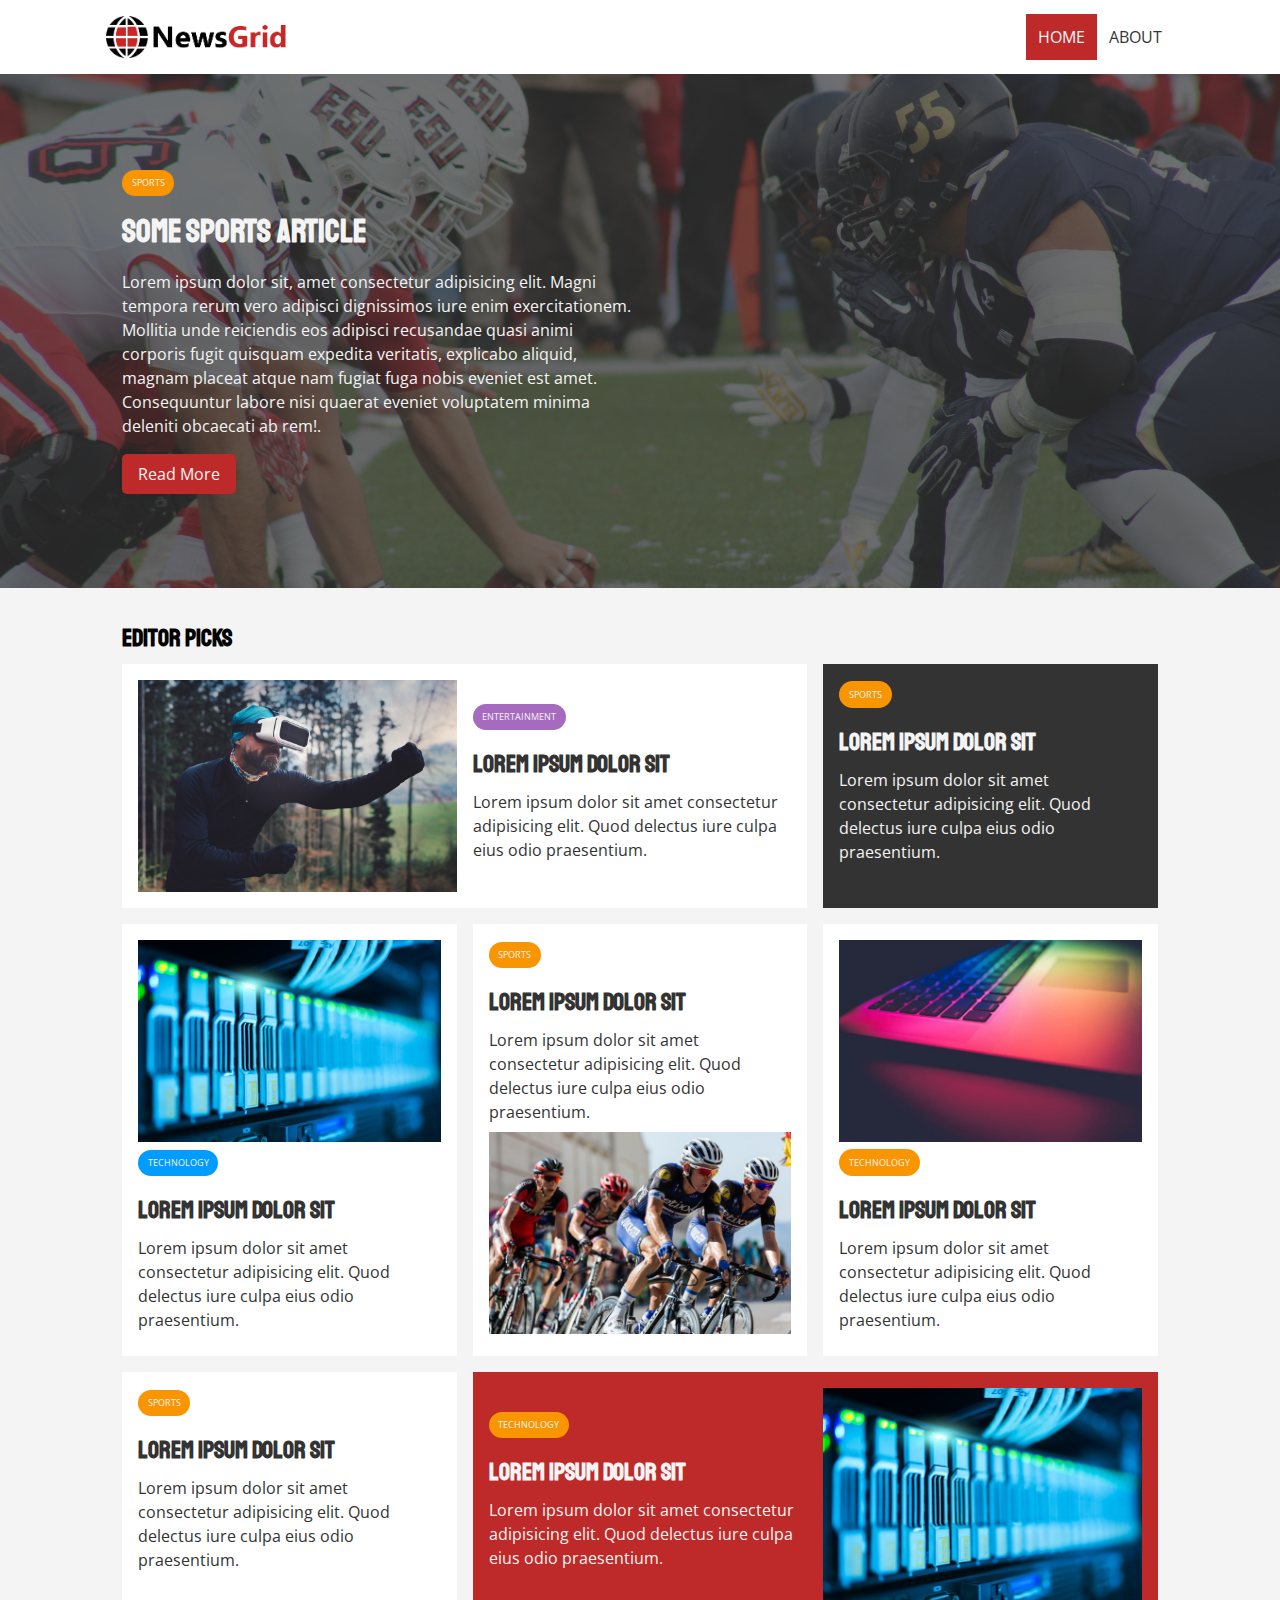
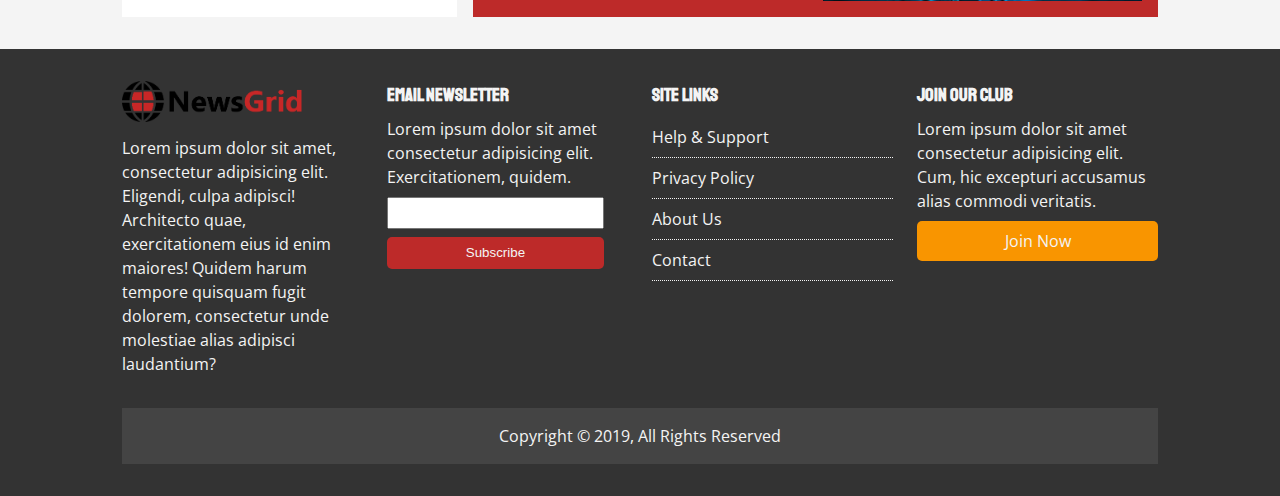
<file: index.html>
<!DOCTYPE html>
<html lang="en">

<head>
    <meta charset="UTF-8">
    <meta http-equiv="X-UA-Compatible" content="IE=edge">
    <meta name="viewport" content="width=device-width, initial-scale=1.0">
    <link rel="preconnect" href="https://fonts.googleapis.com">
    <link rel="preconnect" href="https://fonts.gstatic.com" crossorigin>
    <link
        href="https://fonts.googleapis.com/css2?family=Open+Sans:ital,wght@0,300;0,400;0,500;0,700;1,300&family=Poppins:ital,wght@0,200;0,300;0,400;0,500;0,600;0,700;1,200;1,300;1,400;1,500;1,600;1,700&display=swap"
        rel="stylesheet">
    <link rel="preconnect" href="https://fonts.gstatic.com" crossorigin>
    <link href="https://fonts.googleapis.com/css2?family=Staatliches&display=swap" rel="stylesheet">
    <link rel="stylesheet" href="https://cdnjs.cloudflare.com/ajax/libs/font-awesome/6.1.1/css/all.min.css"
        integrity="sha512-KfkfwYDsLkIlwQp6LFnl8zNdLGxu9YAA1QvwINks4PhcElQSvqcyVLLD9aMhXd13uQjoXtEKNosOWaZqXgel0g=="
        crossorigin="anonymous" referrerpolicy="no-referrer" />
    <link rel="stylesheet" href="./css/main.css">
    <link rel="stylesheet" href="./css/mobile.css" media="screen and (max-width: 768px)">
    <title>Document</title>
</head>

<body>

    <!-- NavBar -->

    <nav id="nav-wrap">
        <div class="container col-3">
            <img src="./img/logo.png" alt="" class="logo">
            <div class="social">
                <a href="facebook.com" target="_blank"><i class="fa-brands fa-facebook-square fa-2x"></i></a>
                <a href="twitter.com" target="_blank"><i class="fa-brands fa-twitter-square fa-2x"></i></a>
                <a href="instagram.com" target="_blank"><i class="fa-brands fa-instagram-square fa-2x"></i></a>
                <a href="youtube.com" target="_blank"><i class="fa-brands fa-youtube-square fa-2x"></i></a>
            </div>
            <ul>
                <li><a href="#showcase" class="current">Home</a></li>
                <li><a href="./about.html">About</a></li>
            </ul>
        </div>
    </nav>

    
    <!-- Showcase -->

    <header id="showcase">
        <div class="container col-2">
            <div class="showcase-content">
                <div class="category category-sports">Sports</div>
                <h1>Some Sports Article</h1>
                <p>Lorem ipsum dolor sit, amet consectetur adipisicing elit. Magni tempora rerum vero adipisci
                    dignissimos iure enim exercitationem. Mollitia unde reiciendis eos adipisci recusandae quasi animi
                    corporis fugit quisquam expedita veritatis, explicabo aliquid, magnam placeat atque nam fugiat fuga
                    nobis eveniet est amet. Consequuntur labore nisi quaerat eveniet voluptatem minima deleniti
                    obcaecati ab rem!.</p>
                <a href="./article.html" class="btn btn-primary">Read More </a>
            </div>
        </div>
    </header>

    <!--  -->

    <section id="articles">
        <div class="container">
            <h2>Editor Picks</h2>
            <div class="article-cards col-3">
                <article class="card bg-light">
                    <img src="./img/articles/ent1.jpg" alt="Entertainment">
                    <div>
                        <div class="category category-ent">Entertainment</div>
                        <h2>Lorem ipsum dolor sit</h2>
                        <p>Lorem ipsum dolor sit amet consectetur adipisicing elit. Quod delectus iure culpa eius odio
                            praesentium.</p>
                    </div>
                </article>

                <article class="card bg-dark">
                    <div class="category category-sports">Sports</div>
                    <h2>Lorem ipsum dolor sit</h2>
                    <p>Lorem ipsum dolor sit amet consectetur adipisicing elit. Quod delectus iure culpa eius odio
                        praesentium.</p>
                </article>

                <article class="card bg-light">
                    <img src="./img/articles/tech1.jpg" alt="Entertainment">
                    <div class="category category-tech">technology</div>
                    <h2>Lorem ipsum dolor sit</h2>
                    <p>Lorem ipsum dolor sit amet consectetur adipisicing elit. Quod delectus iure culpa eius odio
                        praesentium.</p>
                </article>

                <article class="card bg-light">
                    <div class="category category-sports">sports</div>
                    <h2>Lorem ipsum dolor sit</h2>
                    <p>Lorem ipsum dolor sit amet consectetur adipisicing elit. Quod delectus iure culpa eius odio
                        praesentium.</p>
                    <img src="./img/articles/sports1.jpg" alt="Entertainment">
                </article>

                <article class="card bg-light">
                    <img src="./img/articles/tech2.jpg" alt="Entertainment">
                    <div class="category category-sports">technology</div>
                    <h2>Lorem ipsum dolor sit</h2>
                    <p>Lorem ipsum dolor sit amet consectetur adipisicing elit. Quod delectus iure culpa eius odio
                        praesentium.</p>
                </article>
                <article class="card bg-light">
                    <div class="category category-sports">sports</div>
                    <h2>Lorem ipsum dolor sit</h2>
                    <p>Lorem ipsum dolor sit amet consectetur adipisicing elit. Quod delectus iure culpa eius odio
                        praesentium.</p>
                </article>
                <article class="card bg-primary">
                    <div>
                        <div class="category category-sports">technology</div>
                        <h2>Lorem ipsum dolor sit</h2>
                        <p>Lorem ipsum dolor sit amet consectetur adipisicing elit. Quod delectus iure culpa eius odio
                            praesentium.</p>
                    </div>
                    <img src="./img/articles/tech1.jpg" alt="Entertainment">
                </article>
            </div>
        </div>
    </section>

    <!-- Footer -->

    <footer id="footer">
        <div class="footer-container container col-4">
            <div>
                <img src="./img/logo.png" alt="">
                <p>Lorem ipsum dolor sit amet, consectetur adipisicing elit. Eligendi, culpa adipisci! Architecto quae,
                    exercitationem eius id enim maiores! Quidem harum tempore quisquam fugit dolorem, consectetur unde
                    molestiae alias adipisci laudantium?</p>
            </div>
            <div>
                <h3>Email Newsletter</h3>
                <p>Lorem ipsum dolor sit amet consectetur adipisicing elit. Exercitationem, quidem.</p>
                <form action="">
                    <input type="email" name="email" id="email">
                    <input type="submit" value="Subscribe" class="btn btn-primary">
                </form>
            </div>
            <div>
                <h3>Site Links</h3>
                <ul>
                    <li><a href="#">Help & Support</a></li>
                    <li><a href="#">Privacy Policy</a></li>
                    <li><a href="#">About Us</a></li>
                    <li><a href="#">Contact</a></li>
                </ul>
            </div>

            <div>
                <h3>Join Our Club</h3>
                <p>Lorem ipsum dolor sit amet consectetur adipisicing elit. Cum, hic excepturi accusamus alias commodi
                    veritatis.</p>
                <a href="#" class="btn btn-secondary">Join Now</a>
            </div>
            <div>
                <p>Copyright © 2019, All Rights Reserved </p>
            </div>
        </div>
    </footer>
</body>

</html>
</file>
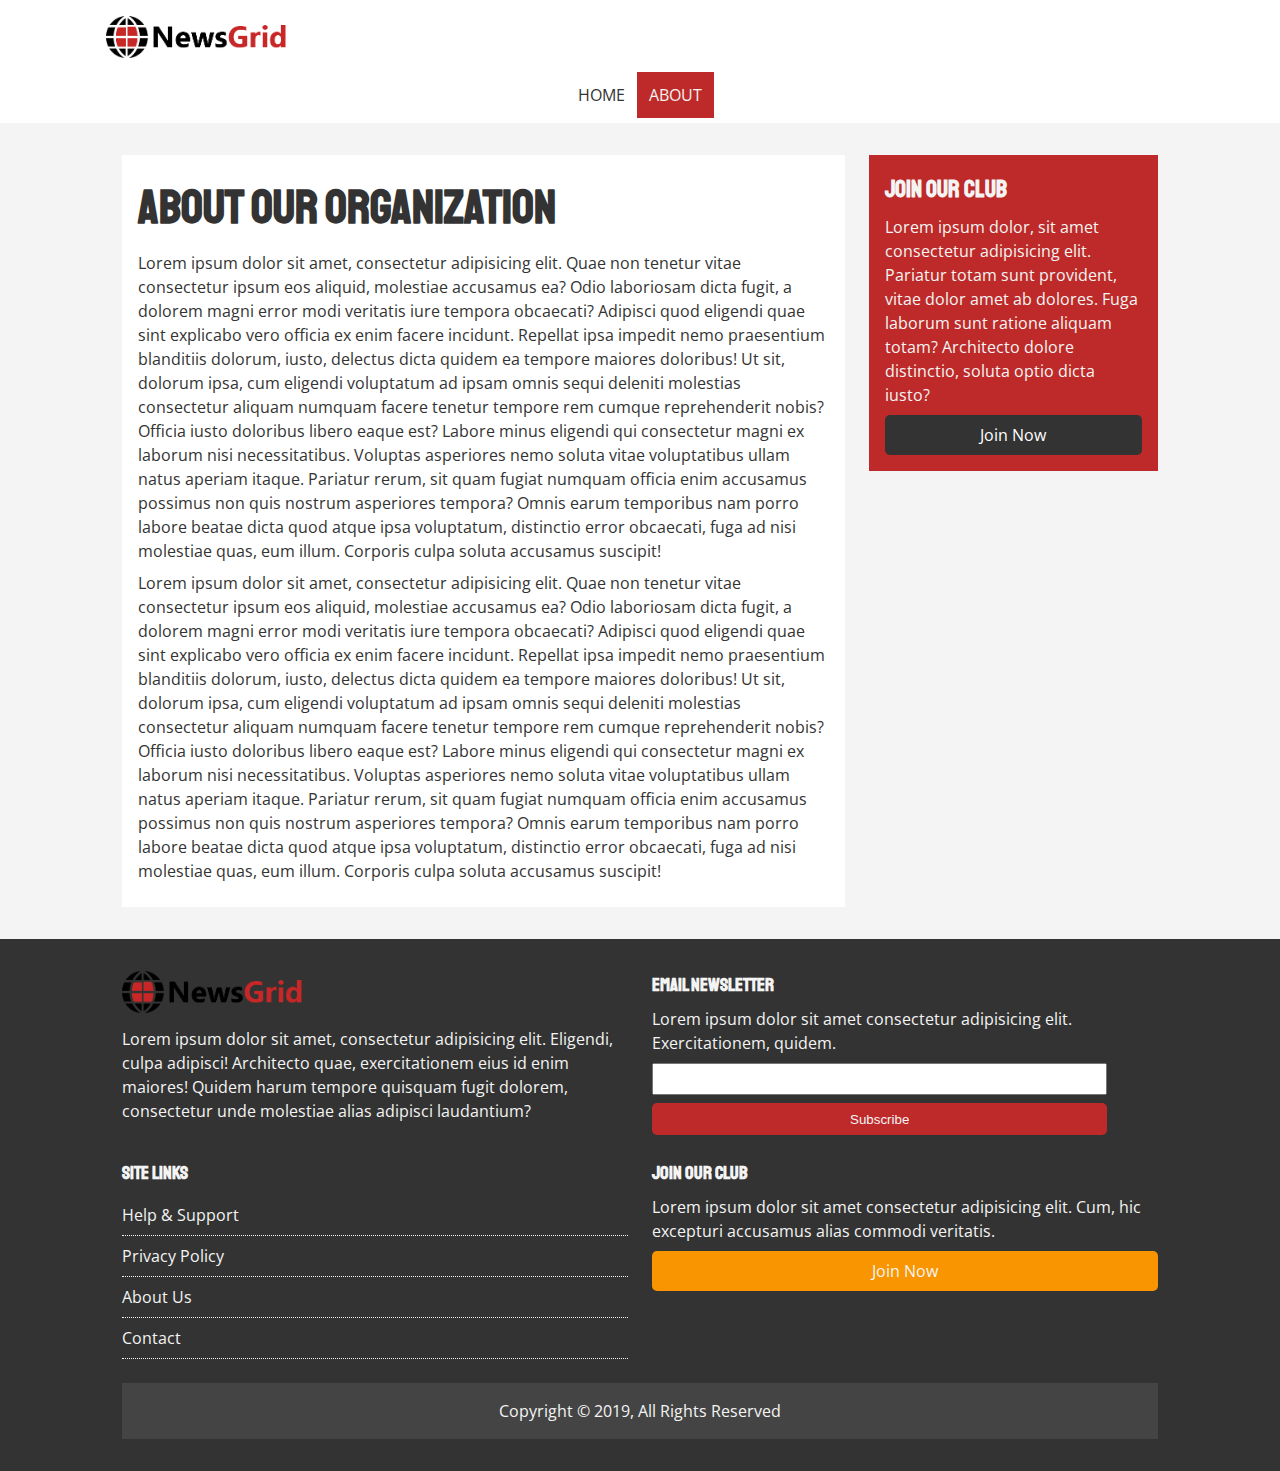
<file: about.html>
<!DOCTYPE html>
<html lang="en">

<head>
    <meta charset="UTF-8">
    <meta http-equiv="X-UA-Compatible" content="IE=edge">
    <meta name="viewport" content="width=device-width, initial-scale=1.0">
    <link rel="preconnect" href="https://fonts.googleapis.com">
    <link rel="preconnect" href="https://fonts.gstatic.com" crossorigin>
    <link
        href="https://fonts.googleapis.com/css2?family=Open+Sans:ital,wght@0,300;0,400;0,500;0,700;1,300&family=Poppins:ital,wght@0,200;0,300;0,400;0,500;0,600;0,700;1,200;1,300;1,400;1,500;1,600;1,700&display=swap"
        rel="stylesheet">
    <link rel="preconnect" href="https://fonts.gstatic.com" crossorigin>
    <link href="https://fonts.googleapis.com/css2?family=Staatliches&display=swap" rel="stylesheet">
    <link rel="stylesheet" href="https://cdnjs.cloudflare.com/ajax/libs/font-awesome/6.1.1/css/all.min.css"
        integrity="sha512-KfkfwYDsLkIlwQp6LFnl8zNdLGxu9YAA1QvwINks4PhcElQSvqcyVLLD9aMhXd13uQjoXtEKNosOWaZqXgel0g=="
        crossorigin="anonymous" referrerpolicy="no-referrer" />
    <link rel="stylesheet" href="./css/main.css">
    <link rel="stylesheet" href="./css/mobile.css">
    <title>Document</title>
</head>

<body>

    <!-- NavBar -->

    <nav id="nav-wrap">
        <div class="container col-3">
            <a href="#">
                <img src="./img/logo.png" alt="" class="logo">
            </a>
            <div class="social">
                <a href="facebook.com" target="_blank"><i class="fa-brands fa-facebook-square fa-2x"></i></a>
                <a href="twitter.com" target="_blank"><i class="fa-brands fa-twitter-square fa-2x"></i></a>
                <a href="instagram.com" target="_blank"><i class="fa-brands fa-instagram-square fa-2x"></i></a>
                <a href="youtube.com" target="_blank"><i class="fa-brands fa-youtube-square fa-2x"></i></a>
            </div>
            <ul>
                <li><a href="./index.html">Home</a></li>
                <li><a href="#" class="current">About</a></li>
            </ul>
        </div>
    </nav>

    <!-- Section About -->
    <section id="about" class="py-2">
        <div class="page-container">
            <div class="container col-2">
                <article class="about-content bg-light p-1">
                    <h1 class="l-heading">About Our Organization</h1>
                    <p>Lorem ipsum dolor sit amet, consectetur adipisicing elit. Quae non tenetur vitae consectetur
                        ipsum
                        eos aliquid, molestiae accusamus ea? Odio laboriosam dicta fugit, a dolorem magni error modi
                        veritatis iure tempora obcaecati? Adipisci quod eligendi quae sint explicabo vero officia ex
                        enim
                        facere incidunt. Repellat ipsa impedit nemo praesentium blanditiis dolorum, iusto, delectus
                        dicta
                        quidem ea tempore maiores doloribus! Ut sit, dolorum ipsa, cum eligendi voluptatum ad ipsam
                        omnis
                        sequi deleniti molestias consectetur aliquam numquam facere tenetur tempore rem cumque
                        reprehenderit
                        nobis? Officia iusto doloribus libero eaque est? Labore minus eligendi qui consectetur magni ex
                        laborum nisi necessitatibus. Voluptas asperiores nemo soluta vitae voluptatibus ullam natus
                        aperiam
                        itaque. Pariatur rerum, sit quam fugiat numquam officia enim accusamus possimus non quis nostrum
                        asperiores tempora? Omnis earum temporibus nam porro labore beatae dicta quod atque ipsa
                        voluptatum,
                        distinctio error obcaecati, fuga ad nisi molestiae quas, eum illum. Corporis culpa soluta
                        accusamus
                        suscipit!</p>
                    <p>Lorem ipsum dolor sit amet, consectetur adipisicing elit. Quae non tenetur vitae consectetur
                        ipsum
                        eos aliquid, molestiae accusamus ea? Odio laboriosam dicta fugit, a dolorem magni error modi
                        veritatis iure tempora obcaecati? Adipisci quod eligendi quae sint explicabo vero officia ex
                        enim
                        facere incidunt. Repellat ipsa impedit nemo praesentium blanditiis dolorum, iusto, delectus
                        dicta
                        quidem ea tempore maiores doloribus! Ut sit, dolorum ipsa, cum eligendi voluptatum ad ipsam
                        omnis
                        sequi deleniti molestias consectetur aliquam numquam facere tenetur tempore rem cumque
                        reprehenderit
                        nobis? Officia iusto doloribus libero eaque est? Labore minus eligendi qui consectetur magni ex
                        laborum nisi necessitatibus. Voluptas asperiores nemo soluta vitae voluptatibus ullam natus
                        aperiam
                        itaque. Pariatur rerum, sit quam fugiat numquam officia enim accusamus possimus non quis nostrum
                        asperiores tempora? Omnis earum temporibus nam porro labore beatae dicta quod atque ipsa
                        voluptatum,
                        distinctio error obcaecati, fuga ad nisi molestiae quas, eum illum. Corporis culpa soluta
                        accusamus
                        suscipit!</p>
                </article>
                <aside class="about-aside bg-primary p-1">
                    <h2>Join Our Club</h2>
                    <p>Lorem ipsum dolor, sit amet consectetur adipisicing elit. Pariatur totam sunt provident, vitae
                        dolor
                        amet ab dolores. Fuga laborum sunt ratione aliquam totam? Architecto dolore distinctio, soluta
                        optio
                        dicta iusto?</p>
                    <a href="" class="btn btn-block">Join Now</a>
                </aside>
            </div>
        </div>
    </section>
    <!-- Footer -->

    <footer id="footer">
        <div class="footer-container container col-4">
            <div>
                <img src="./img/logo.png" alt="">
                <p>Lorem ipsum dolor sit amet, consectetur adipisicing elit. Eligendi, culpa adipisci! Architecto quae,
                    exercitationem eius id enim maiores! Quidem harum tempore quisquam fugit dolorem, consectetur unde
                    molestiae alias adipisci laudantium?</p>
            </div>
            <div>
                <h3>Email Newsletter</h3>
                <p>Lorem ipsum dolor sit amet consectetur adipisicing elit. Exercitationem, quidem.</p>
                <form action="">
                    <input type="email" name="email" id="email">
                    <input type="submit" value="Subscribe" class="btn btn-primary">
                </form>
            </div>
            <div>
                <h3>Site Links</h3>
                <ul>
                    <li><a href="#">Help & Support</a></li>
                    <li><a href="#">Privacy Policy</a></li>
                    <li><a href="#">About Us</a></li>
                    <li><a href="#">Contact</a></li>
                </ul>
            </div>

            <div>
                <h3>Join Our Club</h3>
                <p>Lorem ipsum dolor sit amet consectetur adipisicing elit. Cum, hic excepturi accusamus alias commodi
                    veritatis.</p>
                <a href="#" class="btn btn-secondary">Join Now</a>
            </div>
            <div>
                <p>Copyright © 2019, All Rights Reserved </p>
            </div>
        </div>
    </footer>
</body>

</html>
</file>
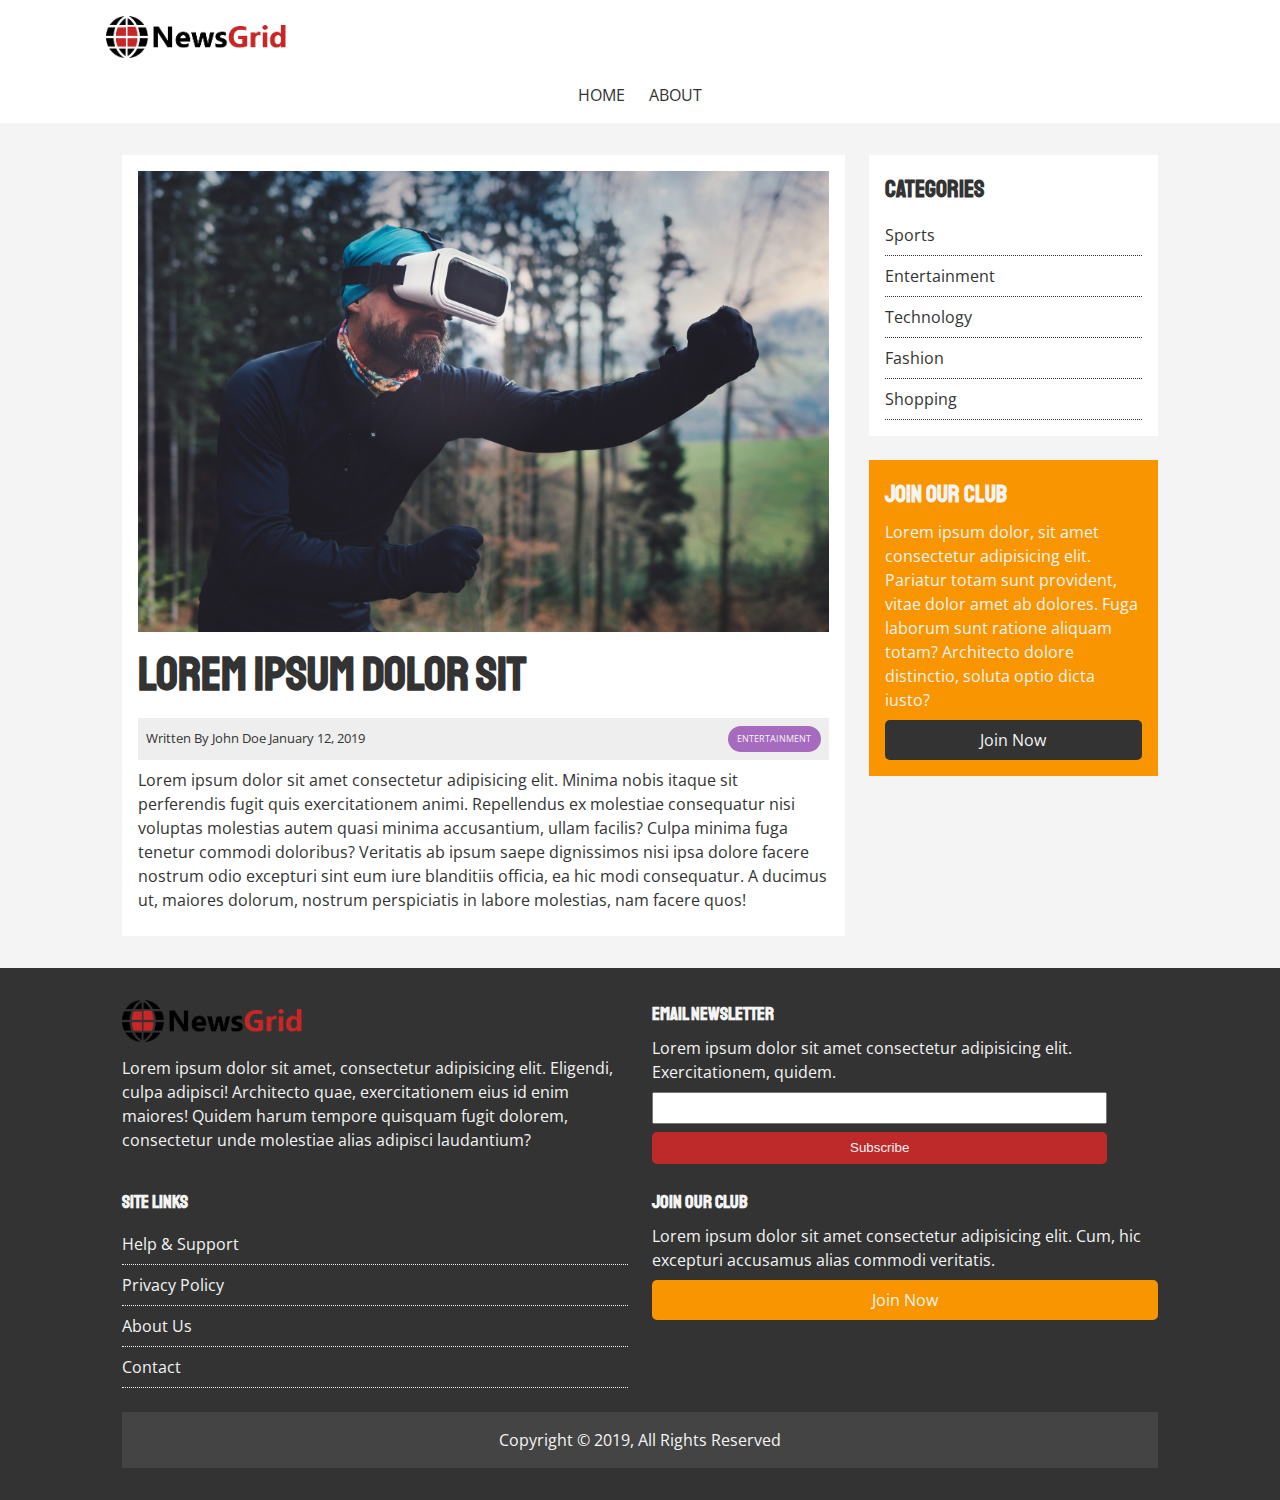
<file: article.html>
<!DOCTYPE html>
<html lang="en">

<head>
    <meta charset="UTF-8">
    <meta http-equiv="X-UA-Compatible" content="IE=edge">
    <meta name="viewport" content="width=device-width, initial-scale=1.0">
    <link rel="preconnect" href="https://fonts.googleapis.com">
    <link rel="preconnect" href="https://fonts.gstatic.com" crossorigin>
    <link
        href="https://fonts.googleapis.com/css2?family=Open+Sans:ital,wght@0,300;0,400;0,500;0,700;1,300&family=Poppins:ital,wght@0,200;0,300;0,400;0,500;0,600;0,700;1,200;1,300;1,400;1,500;1,600;1,700&display=swap"
        rel="stylesheet">
    <link rel="preconnect" href="https://fonts.gstatic.com" crossorigin>
    <link href="https://fonts.googleapis.com/css2?family=Staatliches&display=swap" rel="stylesheet">
    <link rel="stylesheet" href="https://cdnjs.cloudflare.com/ajax/libs/font-awesome/6.1.1/css/all.min.css"
        integrity="sha512-KfkfwYDsLkIlwQp6LFnl8zNdLGxu9YAA1QvwINks4PhcElQSvqcyVLLD9aMhXd13uQjoXtEKNosOWaZqXgel0g=="
        crossorigin="anonymous" referrerpolicy="no-referrer" />
    <link rel="stylesheet" href="./css/main.css">
    <link rel="stylesheet" href="./css/mobile.css">
    <title>Document</title>
</head>

<body>

    <!-- NavBar -->

    <nav id="nav-wrap">
        <div class="container col-3">
            <a href="#">
                <img src="./img/logo.png" alt="" class="logo">
            </a>
            <div class="social">
                <a href="facebook.com" target="_blank"><i class="fa-brands fa-facebook-square fa-2x"></i></a>
                <a href="twitter.com" target="_blank"><i class="fa-brands fa-twitter-square fa-2x"></i></a>
                <a href="instagram.com" target="_blank"><i class="fa-brands fa-instagram-square fa-2x"></i></a>
                <a href="youtube.com" target="_blank"><i class="fa-brands fa-youtube-square fa-2x"></i></a>
            </div>
            <ul>
                <li><a href="./index.html">Home</a></li>
                <li><a href="./about.html">About</a></li>
            </ul>
        </div>
    </nav>

    <!-- Section About -->
    <section id="feature" class="py-2">
        <div class="page-container">
            <div class="container col-2">
                <article class="feature-content bg-light p-1">
                    <img src="./img/articles/ent1.jpg" alt="">
                    <h1 class="l-heading">Lorem ipsum dolor sit</h1>
                    <div class="meta">
                        <small>
                            <i class="fa-solid fa-user"></i>Written By John Doe January 12, 2019
                        </small>
                        <div class="category category-ent">Entertainment</div>
                    </div>
                    <p>Lorem ipsum dolor sit amet consectetur adipisicing elit. Minima nobis itaque sit perferendis
                        fugit quis exercitationem animi. Repellendus ex molestiae consequatur nisi voluptas molestias
                        autem quasi minima accusantium, ullam facilis? Culpa minima fuga tenetur commodi doloribus?
                        Veritatis ab ipsum saepe dignissimos nisi ipsa dolore facere nostrum odio excepturi sint eum
                        iure blanditiis officia, ea hic modi consequatur. A ducimus ut, maiores dolorum, nostrum
                        perspiciatis in labore molestias, nam facere quos!</p>
                </article>

                <aside class="a-aside bg-light p-1">
                    <h2>Categories</h2>
                    <ul>
                        <li><a href="#"><i class="fa-solid fa-chevron-right"></i> Sports</a></li>
                        <li><a href="#"><i class="fa-solid fa-chevron-right"></i> Entertainment</a></li>
                        <li><a href="#"><i class="fa-solid fa-chevron-right"></i> Technology</a></li>
                        <li><a href="#"><i class="fa-solid fa-chevron-right"></i> Fashion</a></li>
                        <li><a href="#"><i class="fa-solid fa-chevron-right"></i> Shopping</a></li>
                    </ul>
                </aside>
                <aside class="a-aside bg-secondary p-1">
                    <h2>Join Our Club</h2>
                    <p>Lorem ipsum dolor, sit amet consectetur adipisicing elit. Pariatur totam sunt provident, vitae
                        dolor
                        amet ab dolores. Fuga laborum sunt ratione aliquam totam? Architecto dolore distinctio, soluta
                        optio
                        dicta iusto?</p>
                    <a href="" class="btn btn-block">Join Now</a>
                </aside>
            </div>
        </div>
    </section>
    <!-- Footer -->

    <footer id="footer">
        <div class="footer-container container col-4">
            <div>
                <img src="./img/logo.png" alt="">
                <p>Lorem ipsum dolor sit amet, consectetur adipisicing elit. Eligendi, culpa adipisci! Architecto quae,
                    exercitationem eius id enim maiores! Quidem harum tempore quisquam fugit dolorem, consectetur unde
                    molestiae alias adipisci laudantium?</p>
            </div>
            <div>
                <h3>Email Newsletter</h3>
                <p>Lorem ipsum dolor sit amet consectetur adipisicing elit. Exercitationem, quidem.</p>
                <form action="">
                    <input type="email" name="email" id="email">
                    <input type="submit" value="Subscribe" class="btn btn-primary">
                </form>
            </div>
            <div>
                <h3>Site Links</h3>
                <ul>
                    <li><a href="#">Help & Support</a></li>
                    <li><a href="#">Privacy Policy</a></li>
                    <li><a href="#">About Us</a></li>
                    <li><a href="#">Contact</a></li>
                </ul>
            </div>

            <div>
                <h3>Join Our Club</h3>
                <p>Lorem ipsum dolor sit amet consectetur adipisicing elit. Cum, hic excepturi accusamus alias commodi
                    veritatis.</p>
                <a href="#" class="btn btn-secondary">Join Now</a>
            </div>
            <div>
                <p>Copyright © 2019, All Rights Reserved </p>
            </div>
        </div>
    </footer>
</body>

</html>
</file>
<file: css/main.css>
:root {
    --clr-primary: #BD2A29;
    --clr-secondary: #F99500;
    --clr-dark: #333;
    --clr-light: #f4f4f4;
    --max-width: 1100px;
}

*,
::before,
::after {
    margin: 0;
    padding: 0;
    box-sizing: border-box;
}

body {
    background-color: #f4f4f4;
    font-family: 'Open Sans', sans-serif;
    line-height: 1.5;
}

ul {
    list-style: none;
}

a {
    text-decoration: none;
    color: #333;
}

p {
    margin: 0.5rem 0;
}

h1,
h2,
h3,
h4,
h5,
h6 {
    font-family: 'Staatliches', cursive;
    margin-bottom: 0.5rem;
}

.l-heading {
    font-size: 3rem;
}

img {
    width: 100%;
}

.bg-primary {
    background-color: var(--clr-primary);
    color: var(--clr-light);
}
.bg-secondary {
    background-color: var(--clr-secondary);
    color: var(--clr-light);
}


.bg-light {
    background-color: #fff;
    color: #333;
}

.bg-dark {
    background-color: #333;
    color: #f4f4f4;
}

.container {
    max-width: var(--max-width);
    padding: 0 2rem;
    margin: auto;
    overflow: hidden;
}

.p-1 {
    padding: 1rem;
}

.py-2 {
    padding: 2rem 0;
}

.category {
    --clr-sports: #F99500;
    --clr-ent: #A66BBE;
    --clr-tech: #009CFF;
    display: inline-block;
    color: #f4f4f4;
    text-transform: uppercase;
    border: none;
    border-radius: 18px;
    padding: 0.4rem 0.6rem;
    margin-bottom: 1rem;
    font-size: 9px;
}

.category-sports {
    background-color: var(--clr-sports);
}

.category-ent {
    background-color: var(--clr-ent);
}

.category-tech {
    background-color: var(--clr-tech);
}

.btn {
    border: none;
    border-radius: 5px;
    padding: 0.5rem 1rem;
    display: inline-block;
}

.btn:hover {
    opacity: 0.8;
    cursor: pointer;
}

.btn-primary {
    background-color: var(--clr-primary);
    color: #f4f4f4;
}

.btn-secondary {
    background-color: var(--clr-secondary);
    color: #f4f4f4;
}

.btn-block {
    background-color: var(--clr-dark);
    color: #f4f4f4;
    display: block;
    width: 100%;
    text-align: center;
}

.col-1 {
    display: grid;
    grid-template-columns: 1fr;
}

.col-2 {
    display: grid;
    grid-template-columns: repeat(2, 1fr);
}

.col-3 {
    display: grid;
    grid-template-columns: repeat(3, 1fr);
    grid-gap: 1rem;
}

.col-4 {
    display: grid;
    grid-template-columns: repeat(4, 1fr);
}

/* NavBar */

#nav-wrap {
    width: 100%;
    background-color: #fff;
    position: sticky;
    top: 0;
    z-index: 2;
}

#nav-wrap .container {
    padding: 1rem;
    grid-template-columns: 6fr 3fr 2fr;
    align-items: center;
    overflow: hidden;
}

#nav-wrap .container img {
    width: 180px;
}

#nav-wrap .container .social {
    justify-self: center;
}

#nav-wrap .social a {
    margin: 0 0.25rem;
}

#nav-wrap ul {
    display: flex;
    justify-self: end;
}

#nav-wrap ul li a {
    padding: 0.75rem;
    font-weight: 400;
    text-transform: uppercase;
}

#nav-wrap ul li a.current {
    background-color: var(--clr-primary);
    color: #f4f4f4;
}

#nav-wrap ul li a:hover {
    background: rgb(190, 189, 189);
    color: #333;
    cursor: pointer;
}

/* Header Showcase */

#showcase {
    background-color: var(--clr-dark);
    color: var(--clr-light);
    position: relative;
    padding: 2rem;
}

#showcase::before {
    content: '';
    background: url(../img/featured.jpg) no-repeat center center/cover;
    position: absolute;
    top: 0;
    left: 0;
    width: 100%;
    height: 100%;
    opacity: 0.3;
}

#showcase .container {
    padding: 0 2rem;
    justify-content: center;
    align-items: center;
    height: 50vh;
}

#showcase .showcase-content {
    z-index: 1;
}

#showcase p {
    margin-bottom: 1rem;
}

#showcase h1 {
    margin-bottom: 1rem;
    text-transform: uppercase;
    line-height: 1.3;
}

/* Articles */

#articles {
    padding: 2rem;
}

.card {
    padding: 1rem;
}

#articles .article-cards>:first-child,
#articles .article-cards>:last-child {
    display: grid;
    grid-template-columns: repeat(2, 1fr);
    grid-gap: 1rem;
    align-items: center;
    grid-column: 1 / span 2;
}

#articles .article-cards>:last-child {
    grid-column: 2 / span 2;
}

/* Footer */
#footer {
    width: 100%;
    padding: 2rem;
    background-color: var(--clr-dark);
    color: #f4f4f4;
}

#footer .footer-container {
    grid-gap: 1.5rem;
}

#footer .footer-container>:last-child {
    grid-column: 1 / span 4;
    text-align: center;
    padding: 0.5rem;
    background-color: #444;
}
#footer img{
    width: 180px;
}
#footer input {
    width: 90%;
    height: 2rem;
}

#footer input[type="email"] {
    padding: 0.5rem;
    margin-bottom: 0.5rem;
}

#footer ul li {
    padding: 0.5rem 0;
    border-bottom: 1px dotted var(--clr-light);
}

#footer ul li a {
    display: block;
    color: #f4f4f4;
}

#footer ul li a:hover,
.a-aside li a:hover {
    color: var(--clr-primary)
}
#footer .footer-container a.btn {
    display: block;
    width: 100%;
    text-align: center;
}
/* About */
.page-container .container {
    grid-gap: 1.5rem;
    grid-template-columns: 5fr 2fr;
}

.page-container .container>:first-child {
    grid-row: 1 / span 3;
}

#about a {
    color: #fff;
}


#feature .category {
    margin: 0;
}
#feature .meta{
    display: flex;
    justify-content: space-between;
    align-items: center;
    background-color: #eee;
    padding: 0.5rem;
}


.a-aside li{
     padding: 0.5rem 0;
    border-bottom: 1px dotted var(--clr-dark);
}

.a-aside li a{
    display: block;
}
</file>
<file: css/mobile.css>
#nav-wrap .container .social {
    display: none;
}

#nav-wrap .container {
    grid-template-columns: 1fr;
    grid-gap: 1.2rem;
}

#nav-wrap ul,
#nav-wrap .logo {
    justify-self: center;
}

#articles .article-cards {
    grid-template-columns: repeat(2, 1fr);
}

#articles .article-cards>:first-child,
#articles .article-cards>:last-child {
    grid-template-columns: 1fr;
    grid-gap: 1rem;
    grid-column: 1;
}

#footer .footer-container {
    grid-template-columns: repeat(2, 1fr);
}

#footer .footer-container>:last-child {
    grid-column: 1 / span 2;
}

@media (max-width:600px) {
    #showcase .container,
    #articles .article-cards,
    #footer .footer-container,
    .page-container .container {
        grid-template-columns: 1fr;
    }
    
    #footer .footer-container>:last-child {
        grid-column: 1;
    }
 }
</file>
